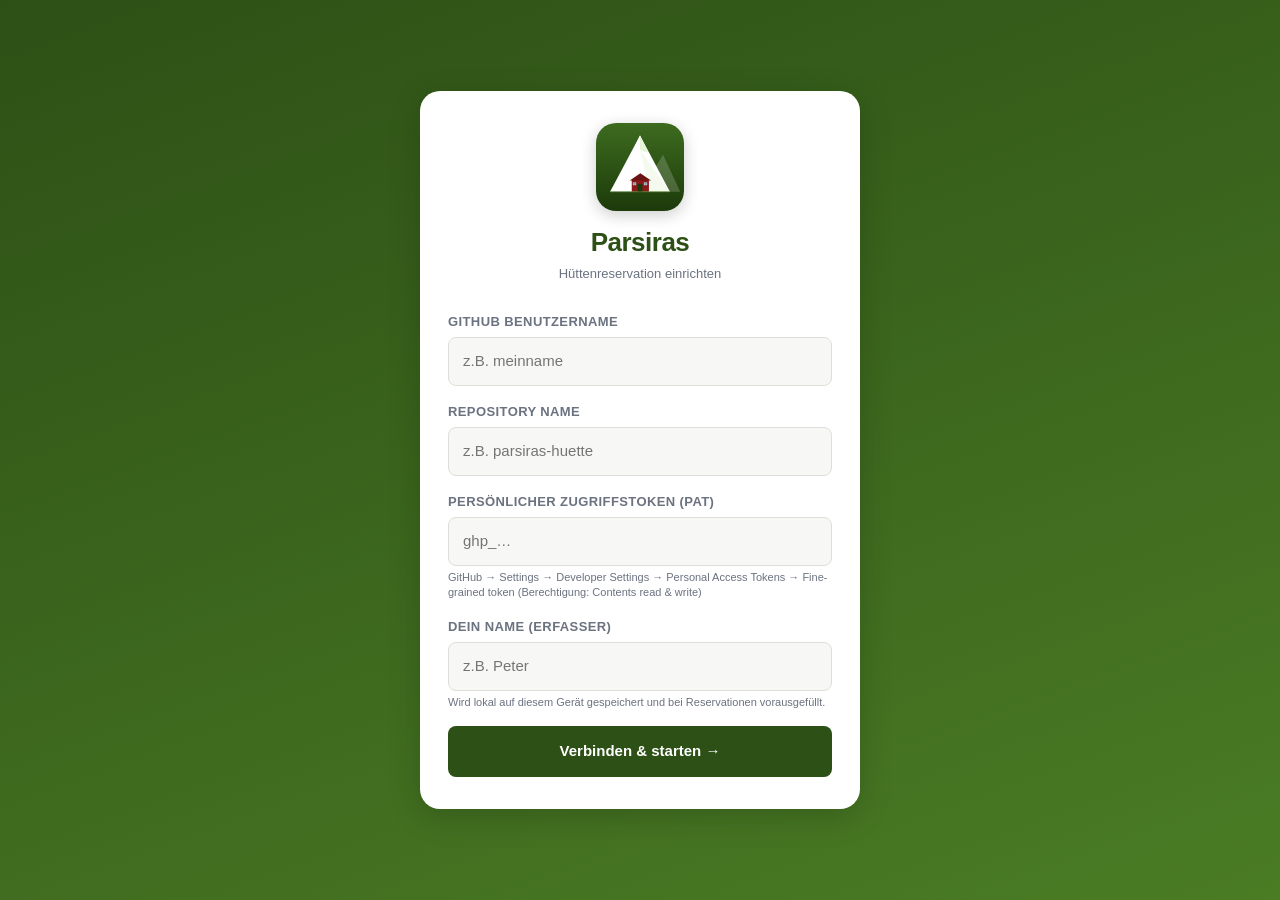
<file: index.html>
<!DOCTYPE html>
<html lang="de">
<head>
  <meta charset="UTF-8">
  <meta name="viewport" content="width=device-width, initial-scale=1.0, viewport-fit=cover">
  <title>Parsiras – Hüttenreservation</title>

  <!-- PWA -->
  <link rel="manifest" href="manifest.json">
  <meta name="theme-color" content="#2D5016">
  <meta name="apple-mobile-web-app-capable" content="yes">
  <meta name="apple-mobile-web-app-status-bar-style" content="black-translucent">
  <meta name="apple-mobile-web-app-title" content="Parsiras">

  <link rel="stylesheet" href="style.css">
</head>
<body>

<!-- ════════════════════════════════════════════
     SETUP SCREEN
════════════════════════════════════════════ -->
<div id="setup-screen">
  <div class="setup-card">
    <div class="setup-logo">
      <img src="icons/icon.svg" alt="Parsiras Icon" class="logo-img">
      <h1>Parsiras</h1>
      <p>Hüttenreservation einrichten</p>
    </div>

    <form id="setup-form">
      <div class="form-group">
        <label>GitHub Benutzername</label>
        <input id="setup-owner" type="text" placeholder="z.B. meinname" autocomplete="off" required>
      </div>
      <div class="form-group">
        <label>Repository Name</label>
        <input id="setup-repo" type="text" placeholder="z.B. parsiras-huette" autocomplete="off" required>
      </div>
      <div class="form-group">
        <label>Persönlicher Zugriffstoken (PAT)</label>
        <input id="setup-token" type="password" placeholder="ghp_…" autocomplete="off" required>
        <p class="form-hint">GitHub → Settings → Developer Settings → Personal Access Tokens → Fine-grained token (Berechtigung: Contents read &amp; write)</p>
      </div>
      <div class="form-group">
        <label>Dein Name (Erfasser)</label>
        <input id="setup-erfasser" type="text" placeholder="z.B. Peter" autocomplete="name" required>
        <p class="form-hint">Wird lokal auf diesem Gerät gespeichert und bei Reservationen vorausgefüllt.</p>
      </div>
      <button type="submit" class="btn-primary" style="margin-top:8px">Verbinden &amp; starten →</button>
    </form>
  </div>
</div>

<!-- ════════════════════════════════════════════
     MAIN APP
════════════════════════════════════════════ -->
<div id="main-app" class="hidden">

  <!-- Header -->
  <header class="app-header">
    <div>
      <div class="header-title">🏔 Parsiras</div>
      <div class="header-subtitle">Hüttenreservation</div>
    </div>
    <button id="btn-header-refresh" class="btn-refresh" aria-label="Daten aktualisieren">↻</button>
  </header>

  <!-- ── CALENDAR TAB ── -->
  <section id="tab-calendar" class="tab-content">
    <div class="cal-nav">
      <button id="cal-prev" class="btn-cal-nav" aria-label="Vorheriger Monat">‹</button>
      <span id="cal-header" class="cal-month-title"></span>
      <button id="cal-next" class="btn-cal-nav" aria-label="Nächster Monat">›</button>
    </div>

    <div id="cal-grid" class="cal-grid" role="grid" aria-label="Belegungskalender"></div>

    <div class="cal-legend">
      <div class="legend-item"><div class="legend-dot free"></div> Frei</div>
      <div class="legend-item"><div class="legend-dot booked"></div> Belegt</div>
      <div class="legend-item"><div class="legend-dot today"></div> Heute</div>
    </div>
  </section>

  <!-- ── NOTES TAB ── -->
  <section id="tab-notes" class="tab-content hidden">
    <div class="notes-toolbar">
      <button class="filter-btn active" data-filter="alle">Alle</button>
      <button class="filter-btn"        data-filter="offen">Offen</button>
      <button class="filter-btn"        data-filter="erledigt">Erledigt</button>
    </div>
    <div id="notes-list" class="notes-list"></div>
  </section>

  <!-- ── SETTINGS TAB ── -->
  <section id="tab-settings" class="tab-content hidden">

    <!-- Bevorstehende Reservationen -->
    <div class="settings-section">
      <div class="settings-section-title">Bevorstehende Reservationen</div>
      <div id="upcoming-list"></div>
    </div>

    <!-- Erfasser ändern -->
    <div class="settings-section" style="margin-top:20px">
      <div class="settings-section-title">Dein Name</div>
      <div class="settings-card">
        <div class="settings-row">
          <span class="settings-label">Aktuell</span>
          <span id="s-erfasser" class="settings-value"></span>
        </div>
        <div class="settings-inline">
          <input id="input-erfasser" type="text" placeholder="Neuer Name">
          <button id="btn-change-erfasser" class="btn-outline">Speichern</button>
        </div>
      </div>
    </div>

    <!-- GitHub Konfiguration -->
    <div class="settings-section" style="margin-top:20px">
      <div class="settings-section-title">GitHub Verbindung</div>
      <div class="settings-card">
        <div class="settings-row">
          <span class="settings-label">Benutzer</span>
          <span id="s-owner" class="settings-value"></span>
        </div>
        <div class="settings-row">
          <span class="settings-label">Repository</span>
          <span id="s-repo" class="settings-value"></span>
        </div>
      </div>
    </div>

    <!-- Aktionen -->
    <div class="settings-actions" style="margin-top:20px">
      <button id="btn-reload" class="btn-outline">↻ Daten neu laden</button>
      <button id="btn-reset"  class="btn-danger">Konfiguration zurücksetzen</button>
    </div>

    <p style="text-align:center;font-size:11px;color:var(--text-muted);padding:20px 16px 8px">
      Parsiras Hüttenreservation · Alle Daten werden in deinem GitHub Repository gespeichert.
    </p>
  </section>

  <!-- FABs -->
  <button id="fab-booking" class="fab" aria-label="Neue Reservation">+</button>
  <button id="fab-note"    class="fab hidden" aria-label="Neuer Notiz-Eintrag">+</button>

  <!-- Bottom Navigation -->
  <nav class="bottom-nav">
    <button class="nav-btn active" data-tab="calendar" aria-label="Kalender">
      <span class="nav-icon">📅</span>
      <span class="nav-label">Kalender</span>
    </button>
    <button class="nav-btn" data-tab="notes" aria-label="Notizen">
      <span class="nav-icon">📋</span>
      <span class="nav-label">Notizen</span>
    </button>
    <button class="nav-btn" data-tab="settings" aria-label="Übersicht">
      <span class="nav-icon">⚙️</span>
      <span class="nav-label">Übersicht</span>
    </button>
  </nav>
</div><!-- end #main-app -->

<!-- ════════════════════════════════════════════
     BOOKING MODAL
════════════════════════════════════════════ -->
<div id="booking-modal" class="modal hidden" role="dialog" aria-modal="true" aria-labelledby="bm-title">
  <div class="modal-sheet">
    <div class="modal-handle"></div>
    <div class="modal-header">
      <span id="bm-title" class="modal-title">Neue Reservation</span>
      <button id="bm-close" class="btn-modal-close" aria-label="Schliessen">✕</button>
    </div>

    <form id="booking-form">
      <div class="modal-body">
        <div class="date-row">
          <div class="form-group">
            <label for="bm-date-from">Von *</label>
            <input id="bm-date-from" type="date" required>
          </div>
          <div class="form-group">
            <label for="bm-date-to">Bis *</label>
            <input id="bm-date-to" type="date" required>
          </div>
        </div>

        <div class="form-group">
          <label for="bm-beleger">Beleger (wer kommt) *</label>
          <input id="bm-beleger" type="text" placeholder="Name oder Familie…" autocomplete="off" required>
        </div>

        <div class="form-group">
          <label for="bm-erfasser">Erfasst von *</label>
          <input id="bm-erfasser" type="text" placeholder="Dein Name" required>
          <p class="form-hint">Vorausgefüllt mit deinem gespeicherten Namen. Kann angepasst werden.</p>
        </div>

        <div class="form-group">
          <label for="bm-bemerkung">Bemerkung</label>
          <textarea id="bm-bemerkung" placeholder="z.B. Anzahl Personen, besondere Hinweise…"></textarea>
        </div>
      </div>

      <div class="modal-footer">
        <button type="button" id="bm-delete" class="btn-danger hidden">Löschen</button>
        <button type="submit" class="btn-primary">Speichern</button>
      </div>
    </form>
  </div>
</div>

<!-- ════════════════════════════════════════════
     NOTE MODAL
════════════════════════════════════════════ -->
<div id="note-modal" class="modal hidden" role="dialog" aria-modal="true" aria-labelledby="nm-title">
  <div class="modal-sheet">
    <div class="modal-handle"></div>
    <div class="modal-header">
      <span id="nm-title" class="modal-title">Neuer Eintrag</span>
      <button id="nm-close" class="btn-modal-close" aria-label="Schliessen">✕</button>
    </div>

    <form id="note-form">
      <div class="modal-body">
        <div class="form-group">
          <label for="nm-titel">Titel *</label>
          <input id="nm-titel" type="text" placeholder="Was muss gemacht/besorgt werden?" required>
        </div>

        <div class="form-group">
          <label>Kategorie</label>
          <div class="seg-control">
            <input type="radio" name="nm-kat" id="nm-kat-arbeiten" value="arbeiten" checked>
            <label for="nm-kat-arbeiten">🔧 Arbeiten</label>
            <input type="radio" name="nm-kat" id="nm-kat-einkauf" value="einkauf">
            <label for="nm-kat-einkauf">🛒 Einkauf</label>
            <input type="radio" name="nm-kat" id="nm-kat-sonstiges" value="sonstiges">
            <label for="nm-kat-sonstiges">📝 Sonstiges</label>
          </div>
        </div>

        <div class="form-group">
          <label>Priorität</label>
          <div class="seg-control">
            <input type="radio" name="nm-pri" id="nm-pri-hoch" value="hoch">
            <label for="nm-pri-hoch">! Hoch</label>
            <input type="radio" name="nm-pri" id="nm-pri-normal" value="normal" checked>
            <label for="nm-pri-normal">Normal</label>
            <input type="radio" name="nm-pri" id="nm-pri-niedrig" value="niedrig">
            <label for="nm-pri-niedrig">Niedrig</label>
          </div>
        </div>

        <div class="form-group">
          <label for="nm-beschreibung">Beschreibung</label>
          <textarea id="nm-beschreibung" placeholder="Weitere Details, Hinweise…"></textarea>
        </div>

        <div class="form-group">
          <label for="nm-erfasser">Erfasst von *</label>
          <input id="nm-erfasser" type="text" placeholder="Dein Name" required>
        </div>
      </div>

      <div class="modal-footer">
        <button type="button" id="nm-delete" class="btn-danger hidden">Löschen</button>
        <button type="submit" class="btn-primary">Speichern</button>
      </div>
    </form>
  </div>
</div>

<!-- ════════════════════════════════════════════
     UPDATE BANNER
════════════════════════════════════════════ -->
<div id="update-banner" class="update-banner hidden" role="alert">
  <span>🔄 Update verfügbar</span>
  <button id="update-btn">Jetzt laden</button>
</div>

<!-- ════════════════════════════════════════════
     LOADING & TOAST
════════════════════════════════════════════ -->
<div id="loading" class="hidden" role="status" aria-live="polite">
  <div class="spinner"></div>
  <div class="loading-text">Bitte warten…</div>
</div>

<div id="toast" class="toast" role="alert" aria-live="assertive"></div>

<script src="app.js"></script>
</body>
</html>
</file>
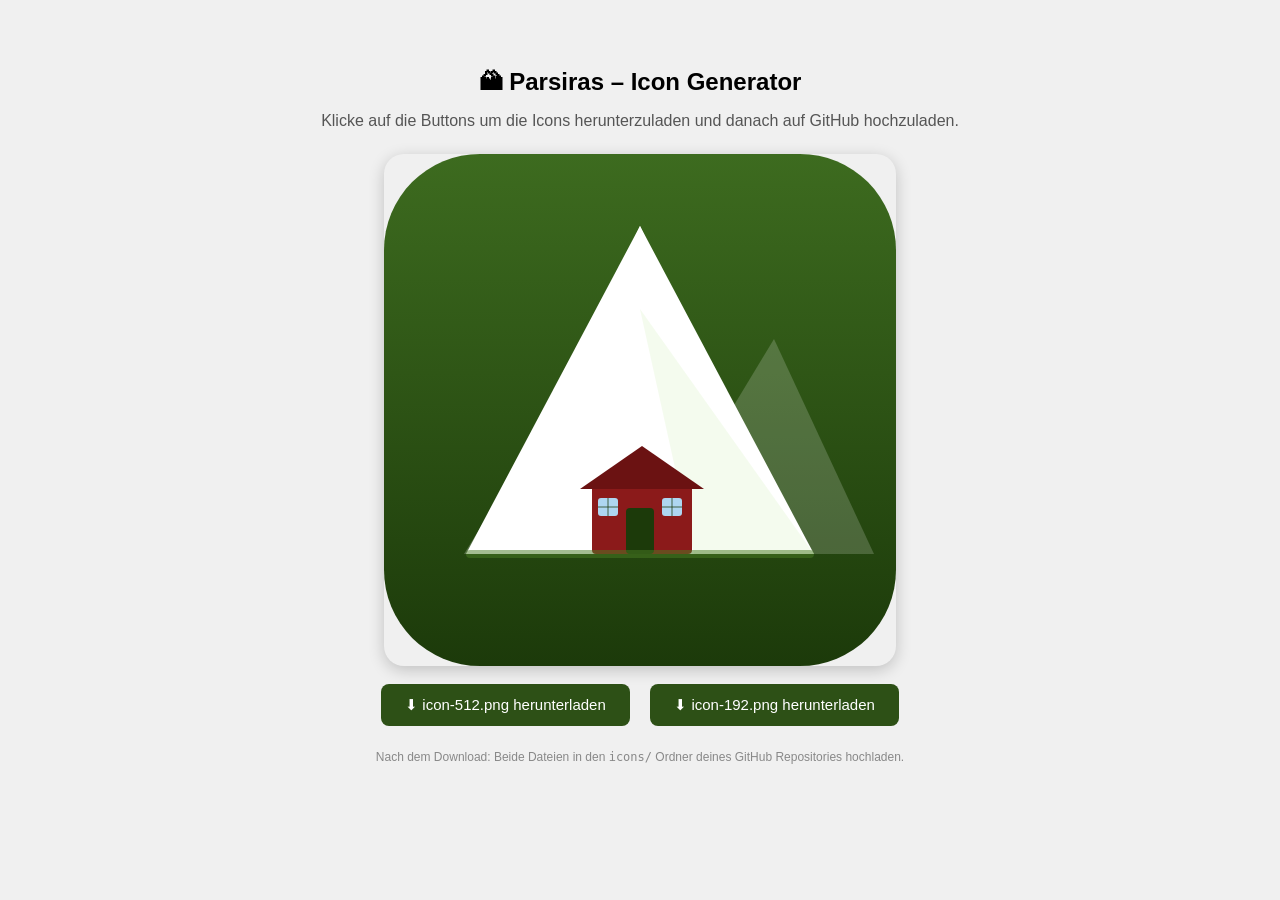
<file: icons/generate-icons.html>
<!DOCTYPE html>
<html lang="de">
<head>
  <meta charset="UTF-8">
  <title>Parsiras Icons generieren</title>
  <style>
    body { font-family: sans-serif; padding: 40px; background: #f0f0f0; text-align: center; }
    h2 { margin-bottom: 8px; }
    p  { color: #555; margin-bottom: 24px; }
    canvas { display: block; margin: 10px auto; border-radius: 20px; box-shadow: 0 4px 16px rgba(0,0,0,.2); }
    button {
      display: inline-block; margin: 8px; padding: 12px 24px;
      background: #2D5016; color: white; border: none; border-radius: 8px;
      font-size: 15px; cursor: pointer; border-radius: 8px;
    }
    button:hover { background: #3D6B1F; }
    .note { font-size: 12px; color: #888; margin-top: 16px; }
  </style>
</head>
<body>
  <h2>🏔 Parsiras – Icon Generator</h2>
  <p>Klicke auf die Buttons um die Icons herunterzuladen und danach auf GitHub hochzuladen.</p>

  <canvas id="c512" width="512" height="512"></canvas>

  <div>
    <button onclick="download(512)">⬇ icon-512.png herunterladen</button>
    <button onclick="download(192)">⬇ icon-192.png herunterladen</button>
  </div>

  <p class="note">Nach dem Download: Beide Dateien in den <code>icons/</code> Ordner deines GitHub Repositories hochladen.</p>

<script>
function drawIcon(ctx, size) {
  const s = size / 512;

  // Hintergrund
  const bg = ctx.createLinearGradient(0, 0, 0, size);
  bg.addColorStop(0, '#3D6B1F');
  bg.addColorStop(1, '#1C3A0A');
  roundRect(ctx, 0, 0, size, size, 96 * s, bg);

  // Hintere Berge
  ctx.globalAlpha = 0.22;
  triangle(ctx, [80,400,210,190,310,400], s, 'white');
  ctx.globalAlpha = 0.18;
  triangle(ctx, [260,400,390,185,490,400], s, 'white');
  ctx.globalAlpha = 1;

  // Hauptberg
  triangle(ctx, [256,72,430,400,82,400], s, 'white');

  // Schneekuppe
  triangle(ctx, [256,72,305,175,207,175], s, 'white');

  // Tiefenschatten Berg
  ctx.globalAlpha = 0.25;
  triangle(ctx, [256,155,430,400,310,400], s, '#D4EDBA');
  ctx.globalAlpha = 1;

  // Hütte
  ctx.fillStyle = '#8B1A1A';
  roundRectFill(ctx, 208*s, 330*s, 100*s, 70*s, 4*s);

  // Dach
  triangle(ctx, [196,335,258,292,320,335], s, '#6B1212');

  // Tür
  roundRectFill(ctx, 242*s, 354*s, 28*s, 46*s, 4*s, '#1C3A0A');

  // Fenster links
  roundRectFill(ctx, 214*s, 344*s, 20*s, 18*s, 3*s, '#AED6F1');
  // Fenster rechts
  roundRectFill(ctx, 278*s, 344*s, 20*s, 18*s, 3*s, '#AED6F1');

  // Fensterkreuze
  ctx.strokeStyle = '#1C3A0A';
  ctx.globalAlpha = 0.5;
  ctx.lineWidth = 1.5 * s;
  line(ctx, 224, 344, 224, 362, s);
  line(ctx, 214, 353, 234, 353, s);
  line(ctx, 288, 344, 288, 362, s);
  line(ctx, 278, 353, 298, 353, s);
  ctx.globalAlpha = 1;

  // Boden
  ctx.globalAlpha = 0.5;
  roundRectFill(ctx, 82*s, 396*s, 348*s, 8*s, 4*s, '#4A7C24');
  ctx.globalAlpha = 1;
}

function roundRect(ctx, x, y, w, h, r, fill) {
  ctx.beginPath();
  ctx.moveTo(x + r, y);
  ctx.lineTo(x + w - r, y);
  ctx.arcTo(x + w, y, x + w, y + r, r);
  ctx.lineTo(x + w, y + h - r);
  ctx.arcTo(x + w, y + h, x + w - r, y + h, r);
  ctx.lineTo(x + r, y + h);
  ctx.arcTo(x, y + h, x, y + h - r, r);
  ctx.lineTo(x, y + r);
  ctx.arcTo(x, y, x + r, y, r);
  ctx.closePath();
  ctx.fillStyle = fill;
  ctx.fill();
}

function roundRectFill(ctx, x, y, w, h, r, color) {
  ctx.beginPath();
  ctx.moveTo(x + r, y);
  ctx.lineTo(x + w - r, y);
  ctx.arcTo(x + w, y, x + w, y + r, r);
  ctx.lineTo(x + w, y + h - r);
  ctx.arcTo(x + w, y + h, x + w - r, y + h, r);
  ctx.lineTo(x + r, y + h);
  ctx.arcTo(x, y + h, x, y + h - r, r);
  ctx.lineTo(x, y + r);
  ctx.arcTo(x, y, x + r, y, r);
  ctx.closePath();
  ctx.fillStyle = color;
  ctx.fill();
}

function triangle(ctx, pts, s, color) {
  ctx.beginPath();
  ctx.moveTo(pts[0]*s, pts[1]*s);
  ctx.lineTo(pts[2]*s, pts[3]*s);
  ctx.lineTo(pts[4]*s, pts[5]*s);
  ctx.closePath();
  ctx.fillStyle = color;
  ctx.fill();
}

function line(ctx, x1, y1, x2, y2, s) {
  ctx.beginPath();
  ctx.moveTo(x1*s, y1*s);
  ctx.lineTo(x2*s, y2*s);
  ctx.stroke();
}

function download(size) {
  const canvas = document.createElement('canvas');
  canvas.width  = size;
  canvas.height = size;
  const ctx = canvas.getContext('2d');
  drawIcon(ctx, size);
  const a = document.createElement('a');
  a.download = `icon-${size}.png`;
  a.href = canvas.toDataURL('image/png');
  a.click();
}

// Vorschau auf 512er Canvas
const preview = document.getElementById('c512');
const ctx = preview.getContext('2d');
drawIcon(ctx, 512);
</script>
</body>
</html>
</file>
<file: style.css>
/* ============================================================
   Parsiras – Hüttenreservation
   ============================================================ */

:root {
  --green:      #2D5016;
  --green-mid:  #3D6B1F;
  --green-lite: #EAF2E0;
  --red:        #C0392B;
  --red-lite:   #FDECEA;
  --amber:      #E67E22;
  --amber-lite: #FEF3E0;
  --blue:       #2471A3;
  --blue-lite:  #E8F4FB;
  --gray:       #6B7280;
  --gray-lite:  #F3F4F6;

  --bg:         #F7F8F5;
  --surface:    #FFFFFF;
  --border:     #DDE0D8;
  --text:       #1A1A18;
  --text-muted: #6B7280;

  --radius:     12px;
  --radius-sm:  8px;
  --shadow:     0 2px 8px rgba(0,0,0,.10);
  --shadow-lg:  0 8px 32px rgba(0,0,0,.18);

  --nav-h:      64px;
  --header-h:   56px;

  /* Safe area für iPhone Notch / Dynamic Island / Android */
  --safe-top:    env(safe-area-inset-top, 0px);
  --safe-bottom: env(safe-area-inset-bottom, 0px);
  --safe-left:   env(safe-area-inset-left, 0px);
  --safe-right:  env(safe-area-inset-right, 0px);
}

/* ── Reset ── */
*, *::before, *::after { box-sizing: border-box; margin: 0; padding: 0; }
html, body { height: 100%; max-width: 100%; overflow-x: hidden; }
body {
  font-family: -apple-system, BlinkMacSystemFont, 'Segoe UI', Helvetica, Arial, sans-serif;
  background: var(--bg);
  color: var(--text);
  font-size: 15px;
  line-height: 1.5;
  -webkit-font-smoothing: antialiased;
  overflow-x: hidden;
}
button { font: inherit; cursor: pointer; border: none; background: none; }
input, select, textarea { font: inherit; }

.hidden { display: none !important; }

/* ── Setup Screen ── */
#setup-screen {
  min-height: 100dvh;
  display: flex;
  align-items: center;
  justify-content: center;
  padding: calc(env(safe-area-inset-top, 0px) + 24px) 20px
           calc(env(safe-area-inset-bottom, 0px) + 24px);
  background: linear-gradient(160deg, var(--green) 0%, #4A7C24 100%);
}

.setup-card {
  background: var(--surface);
  border-radius: 20px;
  padding: 32px 28px;
  width: 100%;
  max-width: 440px;
  box-shadow: var(--shadow-lg);
}

.setup-logo {
  text-align: center;
  margin-bottom: 28px;
}
.setup-logo .logo-img {
  width: 88px;
  height: 88px;
  border-radius: 20px;
  display: block;
  margin: 0 auto 12px;
  box-shadow: 0 4px 16px rgba(0,0,0,.2);
}
.setup-logo h1 {
  font-size: 26px;
  font-weight: 700;
  color: var(--green);
  letter-spacing: -.5px;
}
.setup-logo p {
  color: var(--text-muted);
  font-size: 13px;
  margin-top: 2px;
}

.form-group { margin-bottom: 16px; }
.form-group label {
  display: block;
  font-size: 13px;
  font-weight: 600;
  color: var(--text-muted);
  margin-bottom: 6px;
  text-transform: uppercase;
  letter-spacing: .4px;
}
.form-group input,
.form-group select,
.form-group textarea {
  width: 100%;
  padding: 12px 14px;
  border: 1.5px solid var(--border);
  border-radius: var(--radius-sm);
  background: var(--bg);
  color: var(--text);
  transition: border-color .15s;
}
.form-group input:focus,
.form-group select:focus,
.form-group textarea:focus {
  outline: none;
  border-color: var(--green-mid);
}
.form-group textarea { resize: vertical; min-height: 72px; }
.form-hint {
  font-size: 11px;
  color: var(--text-muted);
  margin-top: 4px;
  line-height: 1.4;
}

/* ── Buttons ── */
.btn-primary {
  display: block;
  width: 100%;
  padding: 14px;
  background: var(--green);
  color: #fff;
  border-radius: var(--radius-sm);
  font-size: 15px;
  font-weight: 600;
  text-align: center;
  transition: background .15s, transform .1s;
}
.btn-primary:active { background: var(--green-mid); transform: scale(.98); }

.btn-danger {
  padding: 12px 20px;
  background: var(--red-lite);
  color: var(--red);
  border-radius: var(--radius-sm);
  font-weight: 600;
  font-size: 14px;
  transition: background .15s;
}
.btn-danger:active { background: #f5c6c3; }

.btn-secondary {
  padding: 12px 20px;
  background: var(--gray-lite);
  color: var(--text);
  border-radius: var(--radius-sm);
  font-weight: 600;
  font-size: 14px;
}

.btn-outline {
  display: inline-block;
  padding: 10px 16px;
  border: 1.5px solid var(--border);
  border-radius: var(--radius-sm);
  font-size: 14px;
  font-weight: 500;
  color: var(--text);
  background: var(--surface);
  transition: border-color .15s;
}
.btn-outline:active { background: var(--gray-lite); }

/* ── Main App Layout ── */
#main-app {
  display: flex;
  flex-direction: column;
  height: 100dvh;
  width: 100%;
  max-width: 100%;
  overflow-x: hidden;
}

/* ── Header ── */
.app-header {
  background: var(--green);
  display: flex;
  align-items: flex-end;
  justify-content: space-between;
  padding: calc(env(safe-area-inset-top, 0px) + 10px) 16px 10px;
  min-height: calc(var(--header-h) + env(safe-area-inset-top, 0px));
  flex-shrink: 0;
  box-shadow: 0 2px 8px rgba(0,0,0,.2);
}
.header-title {
  color: #fff;
  font-size: 20px;
  font-weight: 700;
  letter-spacing: -.3px;
}
.header-subtitle {
  color: rgba(255,255,255,.7);
  font-size: 11px;
  margin-top: 1px;
}
.btn-refresh {
  color: rgba(255,255,255,.85);
  font-size: 20px;
  padding: 8px;
  border-radius: 50%;
  transition: background .15s;
}
.btn-refresh:active { background: rgba(255,255,255,.15); }

/* ── Tab Content ── */
.tab-content {
  flex: 1;
  overflow-y: auto;
  overflow-x: hidden;
  padding-bottom: calc(var(--nav-h) + env(safe-area-inset-bottom, 0px) + 16px);
  width: 100%;
  max-width: 100%;
}

/* ── Bottom Navigation ── */
.bottom-nav {
  background: var(--surface);
  border-top: 1px solid var(--border);
  display: flex;
  align-items: center;
  flex-shrink: 0;
  box-shadow: 0 -2px 8px rgba(0,0,0,.06);
  padding-bottom: env(safe-area-inset-bottom, 0px);
  min-height: var(--nav-h);
}
.nav-btn {
  flex: 1;
  display: flex;
  flex-direction: column;
  align-items: center;
  gap: 3px;
  padding: 8px 4px;
  color: var(--text-muted);
  transition: color .15s;
}
.nav-btn .nav-icon { font-size: 22px; line-height: 1; }
.nav-btn .nav-label { font-size: 11px; font-weight: 500; }
.nav-btn.active { color: var(--green); }

/* ── Calendar Tab ── */
.cal-nav {
  display: flex;
  align-items: center;
  justify-content: space-between;
  padding: 16px 20px 12px;
}
.cal-month-title {
  font-size: 18px;
  font-weight: 700;
}
.btn-cal-nav {
  width: 36px;
  height: 36px;
  border-radius: 50%;
  background: var(--gray-lite);
  font-size: 18px;
  display: flex;
  align-items: center;
  justify-content: center;
  color: var(--text);
  transition: background .15s;
}
.btn-cal-nav:active { background: var(--border); }

.cal-grid {
  display: grid;
  grid-template-columns: repeat(7, minmax(0, 1fr));
  gap: 2px;
  padding: 0 12px;
  width: 100%;
  max-width: 100%;
  overflow: hidden;
  box-sizing: border-box;
}

.cal-header-cell {
  text-align: center;
  font-size: 11px;
  font-weight: 700;
  color: var(--text-muted);
  padding: 4px 0 8px;
  text-transform: uppercase;
  letter-spacing: .5px;
  min-width: 0;
  overflow: hidden;
}

.cal-cell {
  aspect-ratio: 1;
  display: flex;
  flex-direction: column;
  align-items: center;
  justify-content: center;
  border-radius: var(--radius-sm);
  cursor: pointer;
  position: relative;
  padding: 2px;
  transition: background .1s;
  gap: 1px;
  min-width: 0;
  overflow: hidden;
  width: 100%;
}
.cal-cell:not(.empty):not(.past):active { background: var(--green-lite); }
.cal-cell.empty { cursor: default; }
.cal-cell.past { opacity: .45; cursor: default; }
.cal-cell.past.booked { opacity: .6; cursor: pointer; }

.cal-num {
  font-size: 14px;
  font-weight: 500;
  line-height: 1;
}
.cal-cell.today .cal-num {
  background: var(--green);
  color: #fff;
  width: 26px;
  height: 26px;
  border-radius: 50%;
  display: flex;
  align-items: center;
  justify-content: center;
  font-weight: 700;
}
.cal-cell.booked {
  background: var(--green-lite);
  border: 1.5px solid #b8d89a;
}
.cal-cell.booked .cal-num { color: var(--green); font-weight: 700; }
.cal-booking-label {
  font-size: 9px;
  font-weight: 600;
  color: var(--green-mid);
  text-overflow: ellipsis;
  overflow: hidden;
  white-space: nowrap;
  width: 100%;
  max-width: 100%;
  text-align: center;
  display: block;
}

/* Calendar legend */
.cal-legend {
  display: flex;
  gap: 16px;
  padding: 12px 20px 4px;
  justify-content: center;
}
.legend-item {
  display: flex;
  align-items: center;
  gap: 5px;
  font-size: 11px;
  color: var(--text-muted);
}
.legend-dot {
  width: 10px;
  height: 10px;
  border-radius: 3px;
}
.legend-dot.free { background: var(--bg); border: 1.5px solid var(--border); }
.legend-dot.booked { background: var(--green-lite); border: 1.5px solid #b8d89a; }
.legend-dot.today { background: var(--green); border-radius: 50%; }

/* ── FAB ── */
.fab {
  position: fixed;
  bottom: calc(var(--nav-h) + env(safe-area-inset-bottom, 0px) + 16px);
  right: max(20px, env(safe-area-inset-right, 20px));
  width: 56px;
  height: 56px;
  border-radius: 50%;
  background: var(--green);
  color: #fff;
  font-size: 26px;
  display: flex;
  align-items: center;
  justify-content: center;
  box-shadow: 0 4px 16px rgba(45,80,22,.4);
  z-index: 100;
  transition: transform .15s, box-shadow .15s;
}
.fab:active { transform: scale(.92); box-shadow: 0 2px 8px rgba(45,80,22,.3); }

/* ── Notes Tab ── */
.notes-toolbar {
  padding: 14px 16px 10px;
  display: flex;
  gap: 8px;
  align-items: center;
}
.filter-btn {
  padding: 7px 14px;
  border-radius: 20px;
  font-size: 13px;
  font-weight: 500;
  background: var(--gray-lite);
  color: var(--text-muted);
  border: 1.5px solid transparent;
  transition: all .15s;
}
.filter-btn.active {
  background: var(--green-lite);
  color: var(--green);
  border-color: #b8d89a;
}

.notes-list {
  padding: 4px 16px;
  display: flex;
  flex-direction: column;
  gap: 8px;
}

.notes-group-label {
  font-size: 11px;
  font-weight: 700;
  text-transform: uppercase;
  letter-spacing: .6px;
  color: var(--text-muted);
  padding: 12px 0 4px;
}
.notes-group-label.done-label { color: var(--gray); }

.note-card {
  display: flex;
  background: var(--surface);
  border-radius: var(--radius);
  box-shadow: var(--shadow);
  overflow: hidden;
  border-left: 4px solid var(--border);
  transition: opacity .2s;
}
.note-card.done { opacity: .6; }
.note-card.arbeiten { border-left-color: var(--amber); }
.note-card.einkauf   { border-left-color: var(--blue); }
.note-card.sonstiges { border-left-color: var(--gray); }

.note-left {
  display: flex;
  align-items: flex-start;
  padding: 14px 4px 14px 10px;
}
.note-check {
  width: 24px;
  height: 24px;
  border-radius: 50%;
  border: 2px solid var(--border);
  display: flex;
  align-items: center;
  justify-content: center;
  font-size: 13px;
  color: var(--green);
  flex-shrink: 0;
  transition: all .15s;
}
.note-check.checked {
  background: var(--green-lite);
  border-color: var(--green-mid);
}
.note-check:active { transform: scale(.9); }

.note-body {
  flex: 1;
  padding: 12px 12px 12px 8px;
  cursor: pointer;
}
.note-title {
  font-size: 15px;
  font-weight: 600;
  line-height: 1.3;
  display: flex;
  align-items: center;
  gap: 6px;
}
.priority-badge {
  display: inline-flex;
  align-items: center;
  justify-content: center;
  width: 18px;
  height: 18px;
  background: var(--red);
  color: #fff;
  border-radius: 50%;
  font-size: 11px;
  font-weight: 700;
  flex-shrink: 0;
}
.note-desc {
  font-size: 13px;
  color: var(--text-muted);
  margin-top: 3px;
  line-height: 1.4;
}
.note-footer {
  display: flex;
  align-items: center;
  gap: 8px;
  margin-top: 8px;
}
.cat-badge {
  font-size: 11px;
  font-weight: 600;
  padding: 2px 8px;
  border-radius: 10px;
}
.cat-badge.cat-arbeiten { background: var(--amber-lite); color: var(--amber); }
.cat-badge.cat-einkauf   { background: var(--blue-lite);  color: var(--blue); }
.cat-badge.cat-sonstiges { background: var(--gray-lite);  color: var(--gray); }

.note-meta-text {
  font-size: 11px;
  color: var(--text-muted);
}

/* ── Settings Tab ── */
.settings-section {
  margin: 16px 16px 0;
}
.settings-section-title {
  font-size: 11px;
  font-weight: 700;
  text-transform: uppercase;
  letter-spacing: .6px;
  color: var(--text-muted);
  padding: 0 4px 8px;
}
.settings-card {
  background: var(--surface);
  border-radius: var(--radius);
  box-shadow: var(--shadow);
  overflow: hidden;
}
.settings-row {
  display: flex;
  align-items: center;
  justify-content: space-between;
  padding: 14px 16px;
  border-bottom: 1px solid var(--border);
  gap: 12px;
}
.settings-row:last-child { border-bottom: none; }
.settings-label {
  font-size: 13px;
  font-weight: 600;
  color: var(--text-muted);
  text-transform: uppercase;
  letter-spacing: .3px;
  flex-shrink: 0;
}
.settings-value {
  font-size: 15px;
  font-weight: 500;
  text-align: right;
  overflow: hidden;
  text-overflow: ellipsis;
  white-space: nowrap;
  max-width: 55%;
}

.settings-inline {
  display: flex;
  gap: 8px;
  padding: 12px 16px;
  align-items: center;
}
.settings-inline input {
  flex: 1;
  padding: 10px 12px;
  border: 1.5px solid var(--border);
  border-radius: var(--radius-sm);
  background: var(--bg);
}
.settings-inline input:focus { outline: none; border-color: var(--green-mid); }

.settings-actions {
  padding: 16px;
  display: flex;
  flex-direction: column;
  gap: 10px;
}

/* ── Modal ── */
.modal {
  position: fixed;
  inset: 0;
  background: rgba(0,0,0,.5);
  z-index: 200;
  display: flex;
  align-items: flex-end;
  padding: 0;
}
.modal-sheet {
  background: var(--surface);
  border-radius: 20px 20px 0 0;
  width: 100%;
  max-width: 100vw;
  max-height: 92dvh;
  overflow-y: auto;
  overflow-x: hidden;
  padding: 0 0 max(16px, env(safe-area-inset-bottom, 16px));
}
.modal-header {
  position: sticky;
  top: 0;
  background: var(--surface);
  display: flex;
  align-items: center;
  justify-content: space-between;
  padding: 16px 20px 12px;
  border-bottom: 1px solid var(--border);
  z-index: 1;
}
.modal-handle {
  width: 36px;
  height: 4px;
  background: var(--border);
  border-radius: 2px;
  margin: 10px auto 0;
}
.modal-title { font-size: 17px; font-weight: 700; }
.btn-modal-close {
  width: 30px;
  height: 30px;
  border-radius: 50%;
  background: var(--gray-lite);
  font-size: 16px;
  display: flex;
  align-items: center;
  justify-content: center;
  color: var(--text-muted);
}

.modal-body { padding: 20px; }
.modal-footer {
  display: flex;
  gap: 10px;
  padding: 12px 20px 20px;
  border-top: 1px solid var(--border);
}
.modal-footer .btn-primary { flex: 1; }
.modal-footer .btn-danger { flex-shrink: 0; }

/* Segment control for kategorie / priorität */
.seg-control {
  display: flex;
  gap: 0;
  border: 1.5px solid var(--border);
  border-radius: var(--radius-sm);
  overflow: hidden;
  background: var(--bg);
}
.seg-control input[type="radio"] { display: none; }
.seg-control label {
  flex: 1;
  text-align: center;
  padding: 10px 4px;
  font-size: 13px;
  font-weight: 500;
  cursor: pointer;
  border-right: 1px solid var(--border);
  color: var(--text-muted);
  transition: all .15s;
}
.seg-control label:last-of-type { border-right: none; }
.seg-control input[type="radio"]:checked + label {
  background: var(--green);
  color: #fff;
  font-weight: 700;
}

/* Date range row */
.date-row { display: flex; gap: 10px; }
.date-row .form-group { flex: 1; }

/* ── Update Banner ── */
.update-banner {
  position: fixed;
  top: calc(var(--header-h) + env(safe-area-inset-top, 0px) + 8px);
  left: 16px;
  right: 16px;
  background: var(--green);
  color: #fff;
  border-radius: var(--radius);
  padding: 12px 16px;
  display: flex;
  align-items: center;
  justify-content: space-between;
  gap: 12px;
  z-index: 300;
  box-shadow: var(--shadow-lg);
  animation: slideDown .3s ease;
}
.update-banner button {
  background: #fff;
  color: var(--green);
  padding: 7px 16px;
  border-radius: 20px;
  font-weight: 700;
  font-size: 13px;
  white-space: nowrap;
  flex-shrink: 0;
}
@keyframes slideDown {
  from { transform: translateY(-20px); opacity: 0; }
  to   { transform: translateY(0);     opacity: 1; }
}

/* ── Loading Overlay ── */
#loading {
  position: fixed;
  inset: 0;
  background: rgba(255,255,255,.75);
  z-index: 500;
  display: flex;
  flex-direction: column;
  align-items: center;
  justify-content: center;
  gap: 12px;
}
.spinner {
  width: 36px;
  height: 36px;
  border: 3px solid var(--border);
  border-top-color: var(--green);
  border-radius: 50%;
  animation: spin .7s linear infinite;
}
@keyframes spin { to { transform: rotate(360deg); } }
.loading-text { font-size: 13px; color: var(--text-muted); font-weight: 500; }

/* ── Toast ── */
#toast {
  position: fixed;
  bottom: calc(var(--nav-h) + 12px);
  left: 50%;
  transform: translateX(-50%) translateY(20px);
  background: var(--text);
  color: #fff;
  padding: 10px 18px;
  border-radius: 20px;
  font-size: 13px;
  font-weight: 500;
  white-space: nowrap;
  z-index: 600;
  opacity: 0;
  transition: all .3s;
  pointer-events: none;
  max-width: 90vw;
  white-space: normal;
  text-align: center;
}
#toast.show { opacity: 1; transform: translateX(-50%) translateY(0); }
#toast.success { background: var(--green); }
#toast.error   { background: var(--red); }

/* ── Empty State ── */
.empty-state {
  text-align: center;
  padding: 48px 20px;
  color: var(--text-muted);
}
.empty-icon { font-size: 48px; margin-bottom: 12px; }
.empty-state p { font-size: 15px; font-weight: 500; }
.empty-state small { font-size: 13px; display: block; margin-top: 4px; }

/* ── Booking list in settings ── */
.upcoming-section { padding: 0 16px; margin-top: 16px; }
.booking-item {
  background: var(--surface);
  border-radius: var(--radius);
  padding: 14px 16px;
  margin-bottom: 8px;
  box-shadow: var(--shadow);
  border-left: 4px solid var(--green);
}
.booking-item-dates { font-size: 13px; color: var(--text-muted); }
.booking-item-name  { font-size: 15px; font-weight: 600; margin-top: 2px; }
.booking-item-meta  { font-size: 12px; color: var(--text-muted); margin-top: 4px; }

/* ── Responsive – tablet ── */
@media (min-width: 540px) {
  .setup-card { box-shadow: var(--shadow-lg); }
  .cal-grid { padding: 0 20px; gap: 4px; }
  .cal-num { font-size: 16px; }
}
</file>
